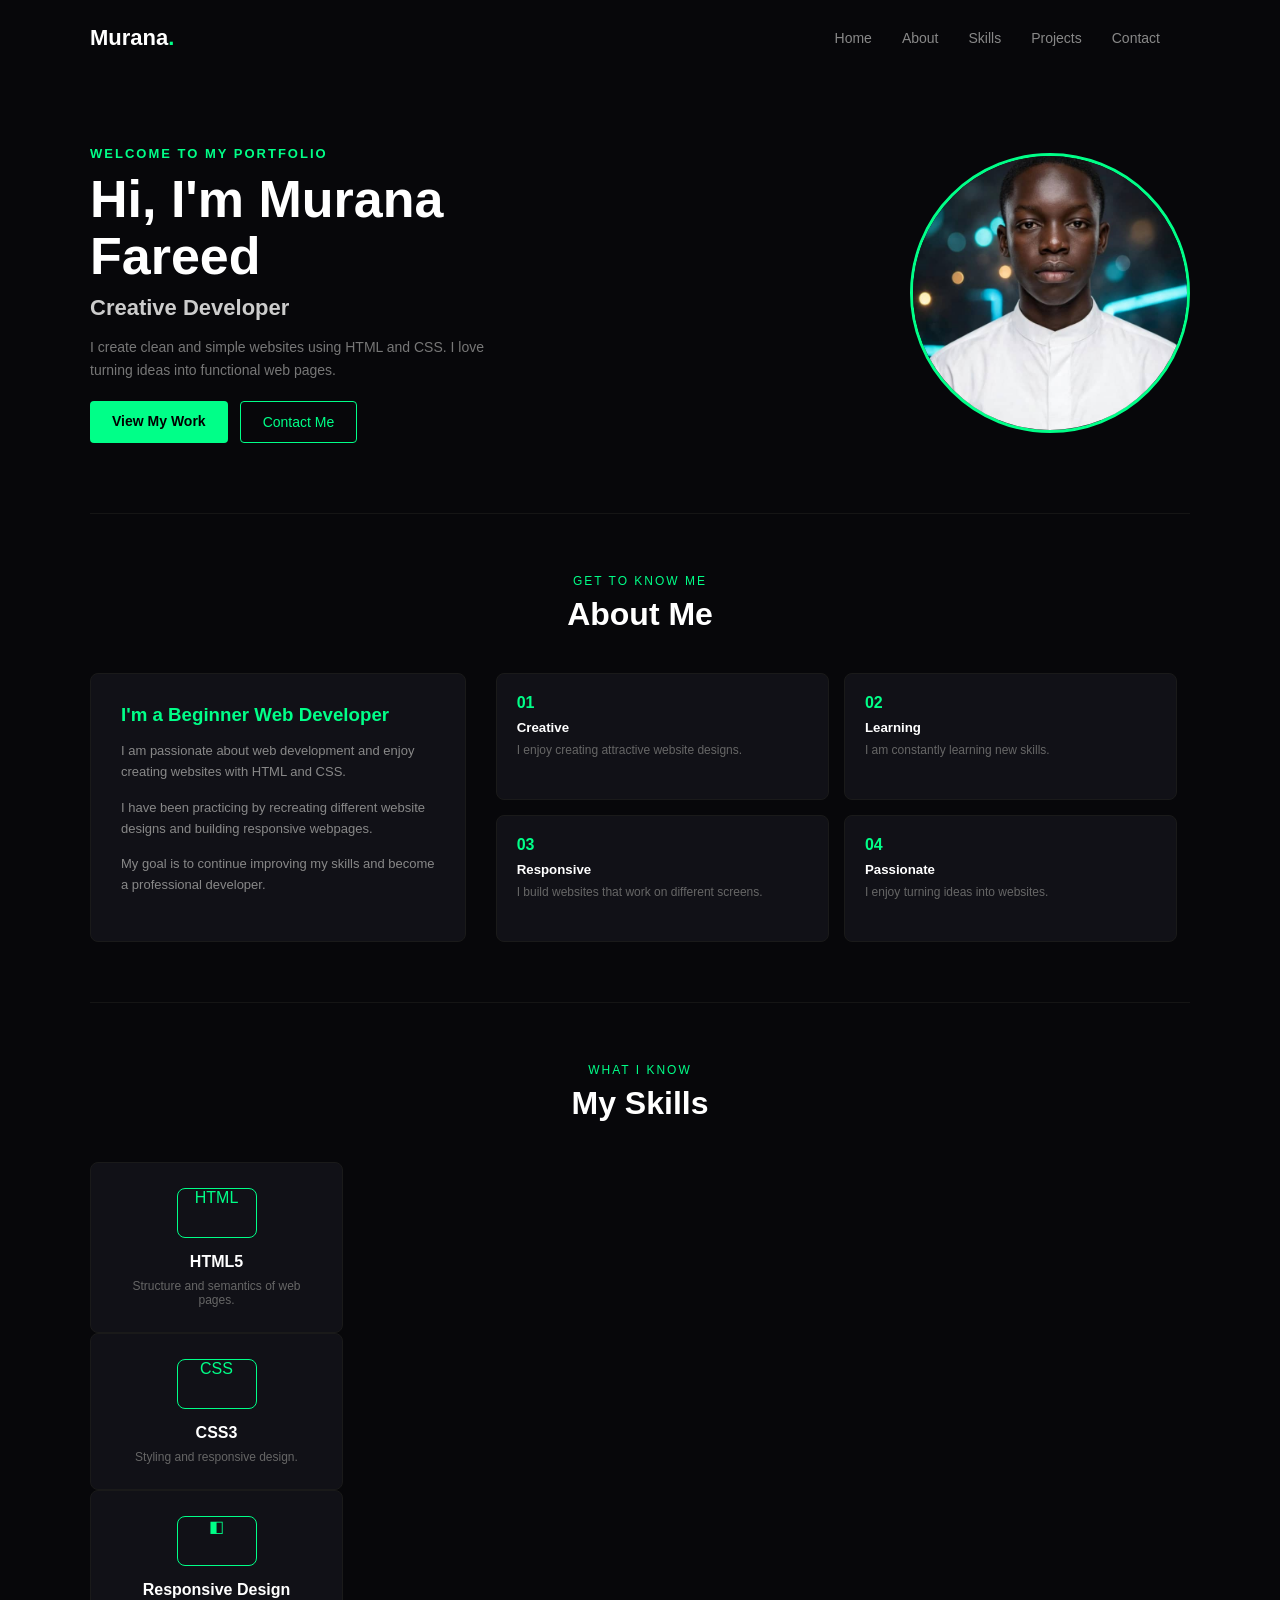
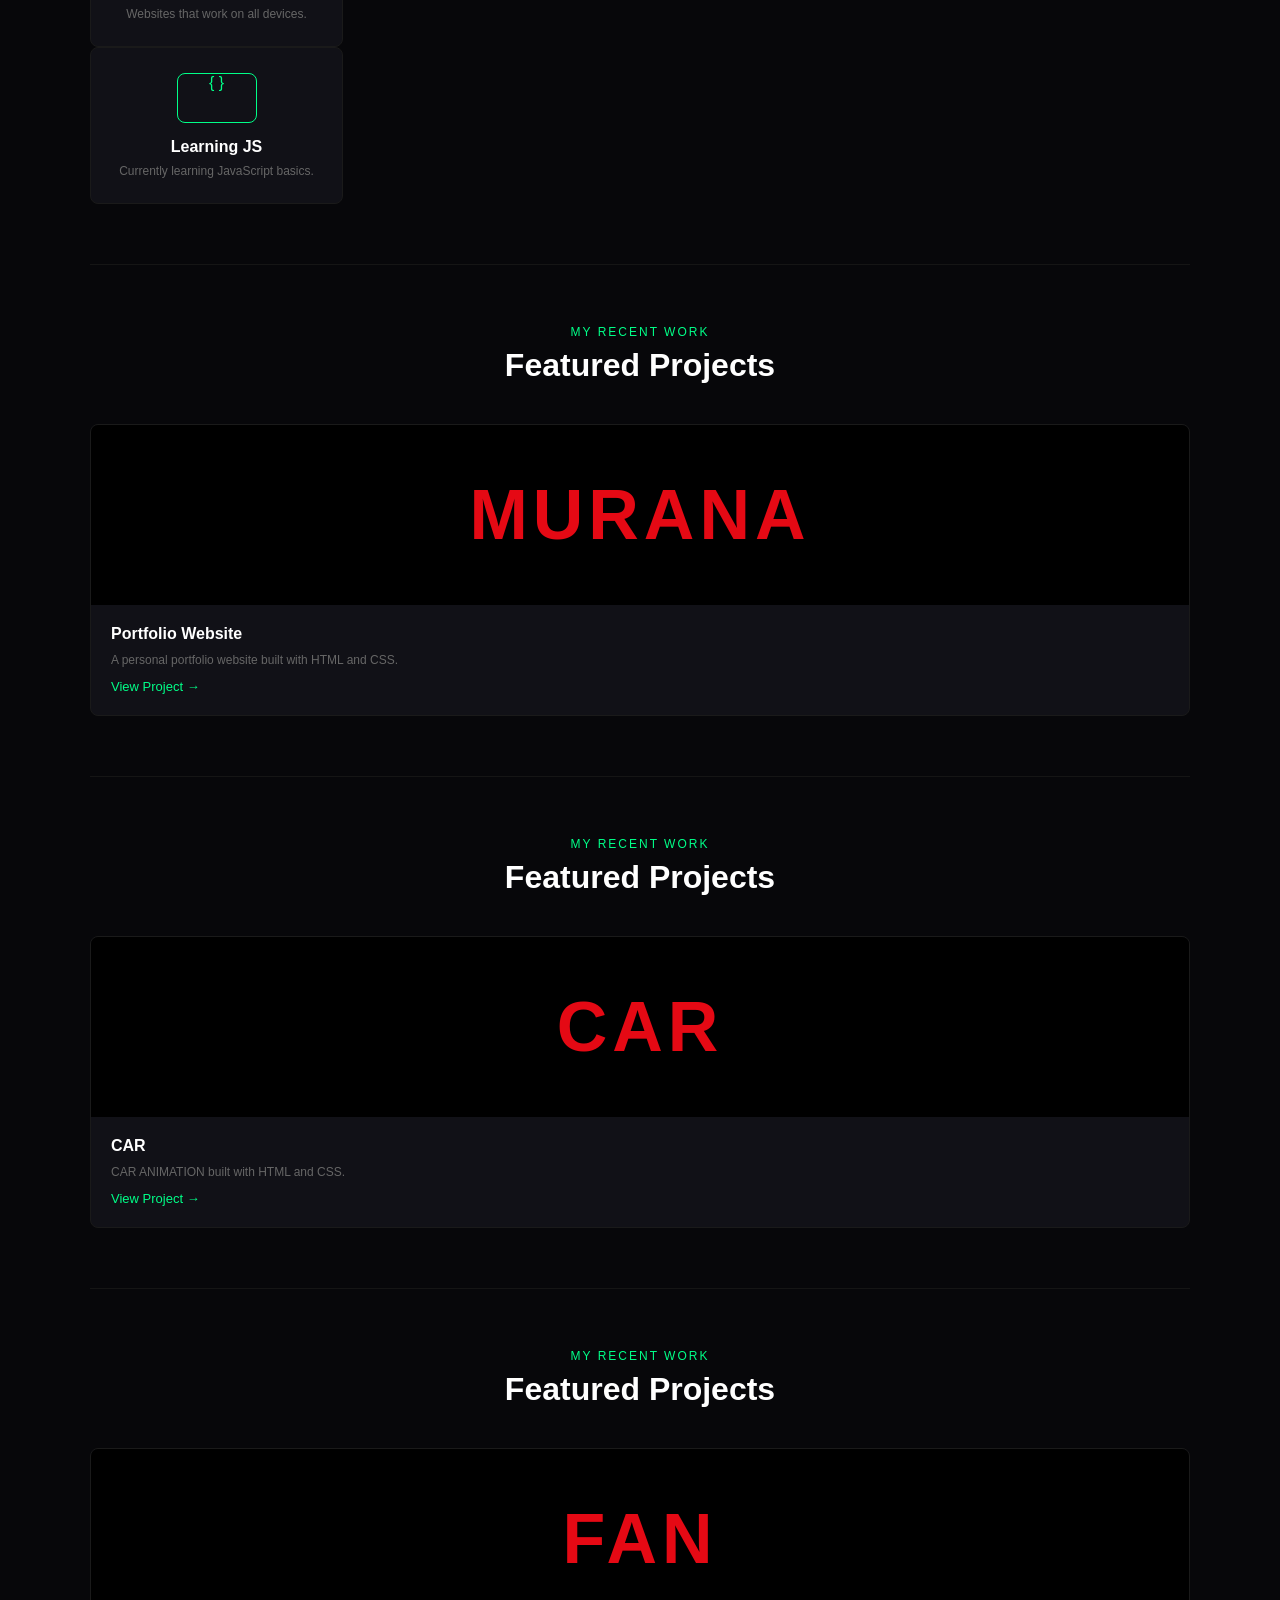
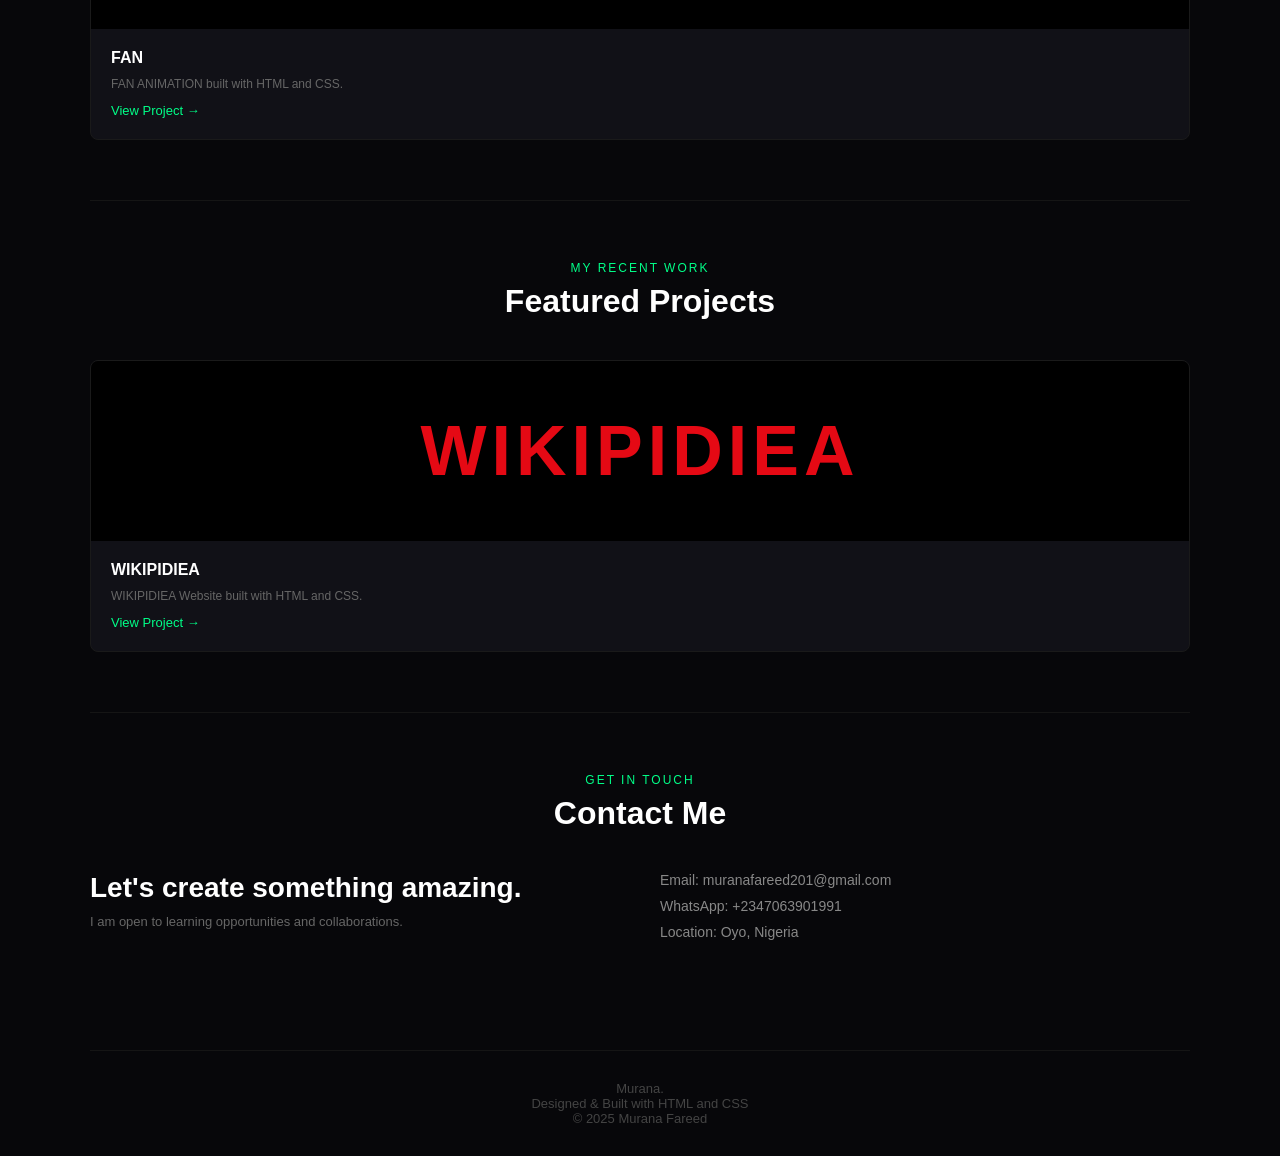
<file: index.html>
<!DOCTYPE html>
<html lang="en">

<head>
  <meta charset="UTF-8">
  <meta name="viewport" content="width=device-width, initial-scale=1.0">
  <link rel="stylesheet" href="./style.css">
  <title>Document</title>
</head>

<body>
  <div class="container">
    <div class="navbar">
      <div class="logo">Murana<span>.</span></div>
      <ul class="nav-links">
        <li><a href="#">Home</a></li>
        <li><a href="#">About</a></li>
        <li><a href="#">Skills</a></li>
        <li><a href="#">Projects</a></li>
        <li><a href="#">Contact</a></li>
        <li><a href="https://github.com/lordship202" target="_blank"><i class="fa-brands fa-github"></i></a></li>

      </ul>
    </div>

    <div class="hero">
      <div class="hero-text">
        <h4>WELCOME TO MY PORTFOLIO</h4>
        <h1>Hi, I'm Murana<br>Fareed</h1>
        <h3>Creative Developer</h3>
        <p>I create clean and simple websites using HTML and CSS. I love turning ideas into functional web pages.</p>
        <div class="btns">
          <a href="#" class="btn1">View My Work</a>
          <a href="#" class="btn2">Contact Me</a>
        </div>
      </div>
      <div class="hero-img">
        <img src="./profile.jpeg" alt="Murana Fareed">
      </div>
    </div>

    <div class="section">
      <p class="small">GET TO KNOW ME</p>
      <h2 class="title">About Me</h2>
      <div class="about-grid">
        <div class="about-box1">
          <h3>I'm a Beginner Web Developer</h3>
          <p>I am passionate about web development and enjoy creating websites with HTML and CSS.</p>
          <p>I have been practicing by recreating different website designs and building responsive webpages.</p>
          <p>My goal is to continue improving my skills and become a professional developer.</p>
        </div>
        <div class="boxes">
          <div class="s-box">
            <h4>01</h4>
            <h5>Creative</h5>
            <p>I enjoy creating attractive website designs.</p>
          </div>
          <div class="s-box">
            <h4>02</h4>
            <h5>Learning</h5>
            <p>I am constantly learning new skills.</p>
          </div>
          <div class="s-box">
            <h4>03</h4>
            <h5>Responsive</h5>
            <p>I build websites that work on different screens.</p>
          </div>
          <div class="s-box">
            <h4>04</h4>
            <h5>Passionate</h5>
            <p>I enjoy turning ideas into websites.</p>
          </div>
        </div>
      </div>
    </div>

    <div class="section">
      <p class="small">WHAT I KNOW</p>
      <h2 class="title">My Skills</h2>
      <div class="skills">
        <div class="skill">
          <div>HTML</div>
          <h4>HTML5</h4>
          <p>Structure and semantics of web pages.</p>
        </div>
        <div class="skill">
          <div>CSS</div>
          <h4>CSS3</h4>
          <p>Styling and responsive design.</p>
        </div>
        <div class="skill">
          <div>◧</div>
          <h4>Responsive Design</h4>
          <p>Websites that work on all devices.</p>
        </div>
        <div class="skill">
          <div>{ }</div>
          <h4>Learning JS</h4>
          <p>Currently learning JavaScript basics.</p>
        </div>
      </div>
    </div>

    <div class="section">
      <p class="small">MY RECENT WORK</p>
      <h2 class="title">Featured Projects</h2>
      <div class="project">
        <div class="project-top">MURANA</div>
        <div class="project-bottom">
          <h4>Portfolio Website</h4>
          <p>A personal portfolio website built with HTML and CSS.</p>
          <a href="#">View Project →</a>
        </div>
      </div>
    </div>
    <div class="section">
      <p class="small">MY RECENT WORK</p>
      <h2 class="title">Featured Projects</h2>
      <div class="project">
        <div class="project-top">CAR</div>
        <div class="project-bottom">
          <h4>CAR</h4>
          <p>CAR ANIMATION built with HTML and CSS.</p>
          <a href="./car.html">View Project →</a>
        </div>
      </div>
    </div>
<div class="section">
      <p class="small">MY RECENT WORK</p>
      <h2 class="title">Featured Projects</h2>
      <div class="project">
        <div class="project-top">FAN</div>
        <div class="project-bottom">
          <h4>FAN</h4>
          <p>FAN ANIMATION built with HTML and CSS.</p>
          <a href="./fan.html">View Project →</a>
        </div>
      </div>
    </div>
    <div class="section">
      <p class="small">MY RECENT WORK</p>
      <h2 class="title">Featured Projects</h2>
      <div class="project">
        <div class="project-top">WIKIPIDIEA</div>
        <div class="project-bottom">
          <h4>WIKIPIDIEA</h4>
          <p>WIKIPIDIEA Website built with HTML and CSS.</p>
          <a href="./wiki.css">View Project →</a>
        </div>
      </div>
    </div>


    <div class="section">
      <p class="small">GET IN TOUCH</p>
      <h2 class="title">Contact Me</h2>
      <div class="contact-grid">
        <div class="contact-left">
          <h2>Let's create something amazing.</h2>
          <p>I am open to learning opportunities and collaborations.</p>
        </div>
        <div class="contact-right">
          <p>Email: muranafareed201@gmail.com</p>
          <p>WhatsApp: +2347063901991</p>
          <p>Location: Oyo, Nigeria</p>
        </div>
      </div>
    </div>

    <footer>
      Murana. <br> Designed & Built with HTML and CSS <br> © 2025 Murana Fareed
    </footer>
  </div>
</body>

</html>
</file>
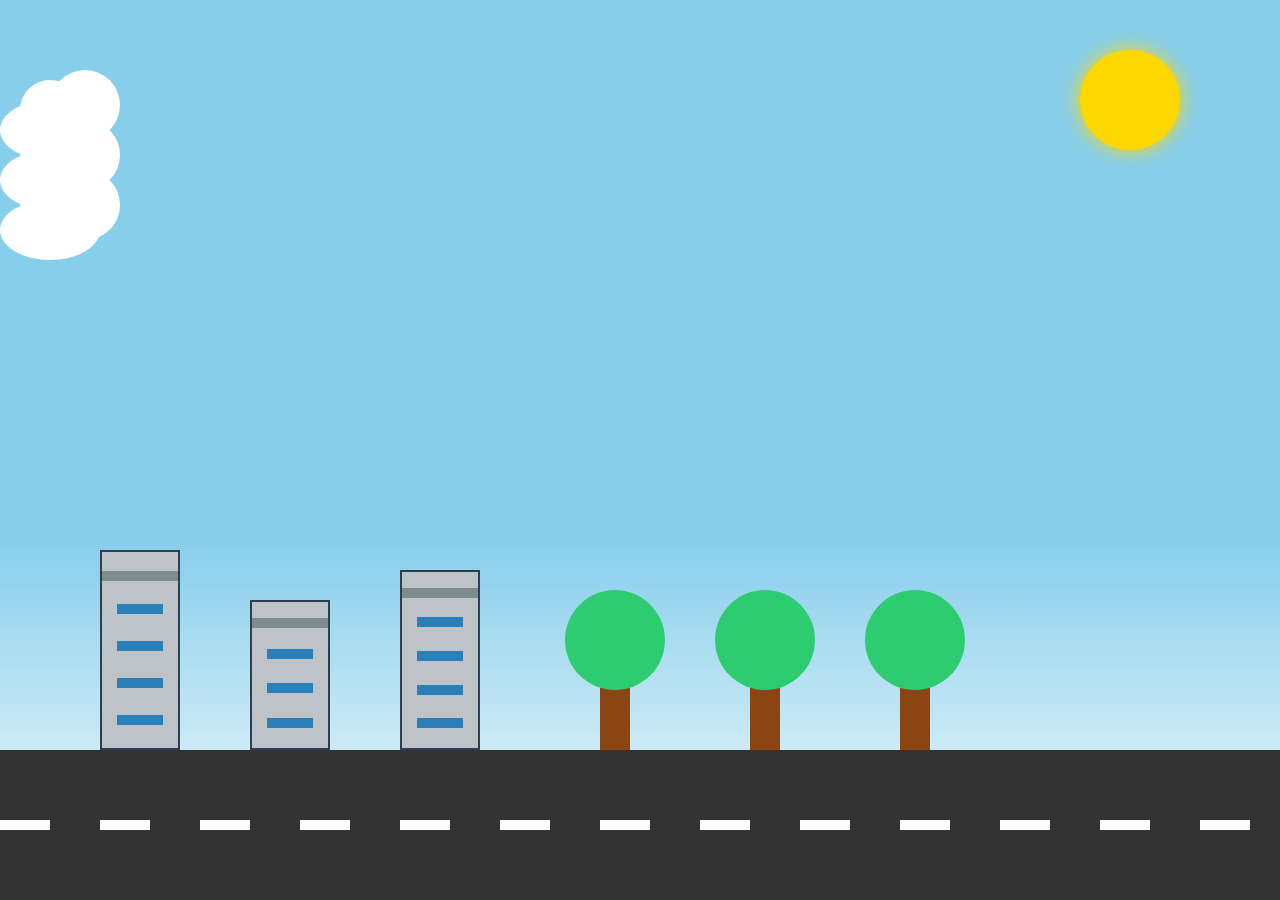
<file: car.html>
<!DOCTYPE html>
<html lang="en">
<head>
    <meta charset="UTF-8">
    <meta name="viewport" content="width=device-width, initial-scale=1.0">
    <link rel="stylesheet" href="./car.css">
    <title>Document</title>
</head>
<body>
     

  <body>
    <div class="sun"></div>
    <div class="cloud" style="top: 100px; animation-delay: 0s"></div>
    <div class="cloud" style="top: 150px; animation-delay: 5s"></div>
    <div class="cloud" style="top: 200px; animation-delay: 10s"></div>

    <!-- <div class="bird" style="animation-delay: 0s"></div>
    <div class="bird" style="top: 70px; animation-delay: 5s"></div>
    <div class="bird" style="top: 90px; animation-delay: 10s"></div> -->

    <div class="building" style="left: 100px; height: 200px">
      <div class="roof"></div>
      <div class="window-strip"></div>
      <div class="window-strip"></div>
      <div class="window-strip"></div>
      <div class="window-strip"></div>
    </div>
    <div class="building" style="left: 250px; height: 150px">
      <div class="roof"></div>
      <div class="window-strip"></div>
      <div class="window-strip"></div>
      <div class="window-strip"></div>
    </div>
    <div class="building" style="left: 400px; height: 180px">
      <div class="roof"></div>
      <div class="window-strip"></div>
      <div class="window-strip"></div>
      <div class="window-strip"></div>
      <div class="window-strip"></div>
    </div>

    <div class="tree" style="left: 600px"></div>
    <div class="tree" style="left: 750px"></div>
    <div class="tree" style="left: 900px"></div>

    <div class="road">
      <div class="road-line"></div>
    </div>

    
   <div class="van">
    <div class="van-body">
      <div class="window"></div>
      <div class="window"></div>
      <div class="exhaust">
        <div class="smoke"></div>
      </div>
    </div>
    <div class="cabin"></div>
    <div class="wheel back-wheel"></div>
    <div class="wheel front-wheel"></div>
  </div>
</file>
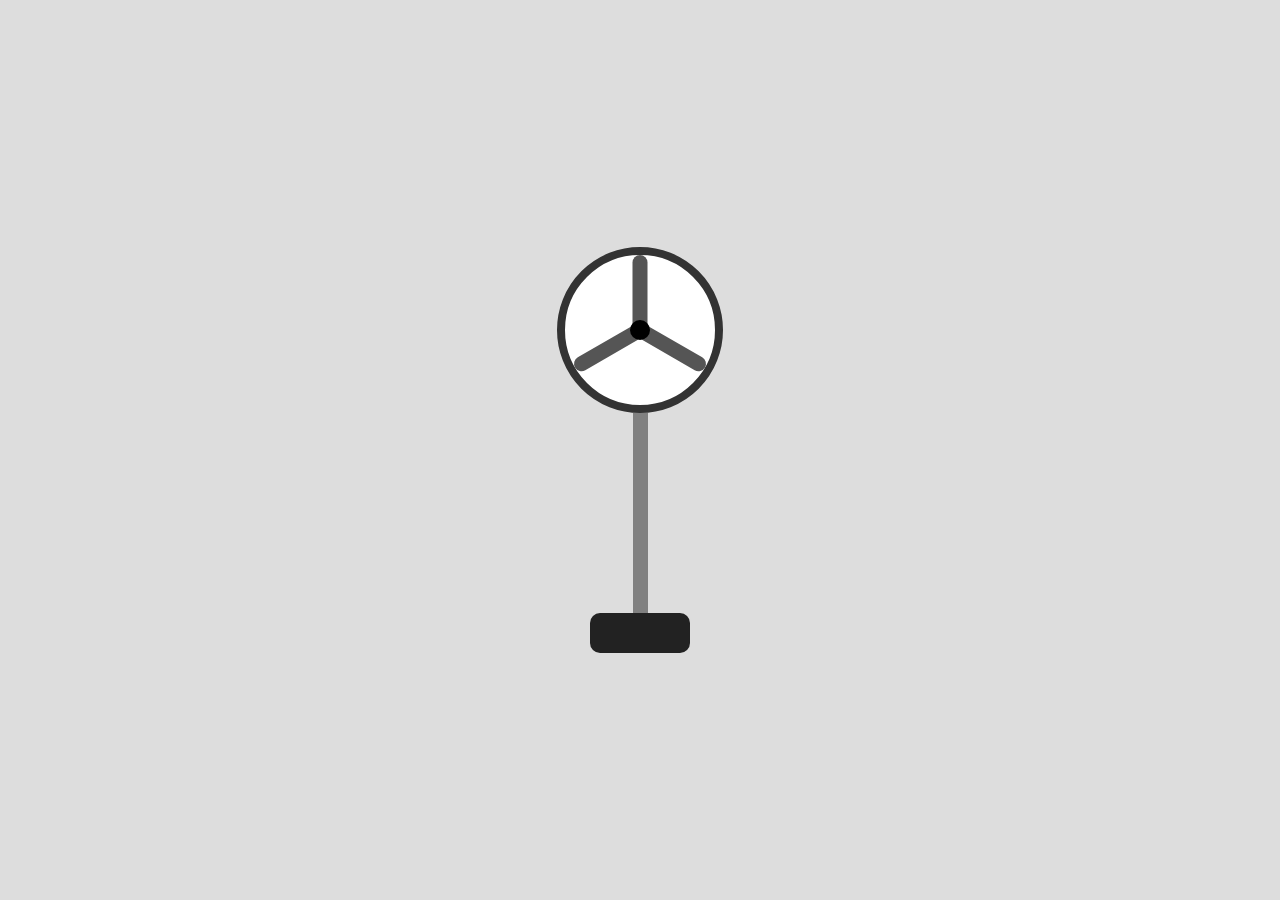
<file: fan.html>
<!DOCTYPE html>
<html lang="en">
<head>
    <meta charset="UTF-8">
    <meta name="viewport" content="width=device-width, initial-scale=1.0">
    <link rel="stylesheet" href="./fan.css">
    <title>Document</title>
</head>
<body>
    <div class="fan">
  <div class="head">
    <div class="blades">
      <div class="blade b1"></div>
      <div class="blade b2"></div>
      <div class="blade b3"></div>
      <div class="dot"></div>
    </div>
  </div>
  <div class="pole"></div>
  <div class="base">
    <label for="switch"></label>
  </div>
</div>
</body>
</html>
</file>
<file: style.css>
* {
  margin: 0;
  padding: 0;
  box-sizing: border-box;
  font-family: Arial, sans-serif
}

body {
  background: #07070A;
  color: #fff
}

a {
  text-decoration: none
}

.container {
  width: 90%;
  max-width: 1100px;
  margin: auto
}

/* NAVBAR */
.navbar {
  display: flex;
  justify-content: space-between;
  align-items: center;
  padding: 25px 0
}

.logo {
  font-weight: 900;
  font-size: 22px
}

.logo span {
  color: #00FF88
}

.nav-links {
  display: flex;
  gap: 30px;
  list-style: none
}

.nav-links a {
  color: #888;
  font-size: 14px
}

.nav-links a:hover {
  color: #00FF88
}

/* HERO */
.hero {
  display: flex;
  justify-content: space-between;
  align-items: center;
  padding: 70px 0;
  flex-wrap: wrap
}

.hero-text h4 {
  color: #00FF88;
  font-size: 13px;
  letter-spacing: 2px;
  margin-bottom: 10px
}

.hero-text h1 {
  font-size: 52px;
  line-height: 1.1;
  margin-bottom: 10px
}

.hero-text h3 {
  font-size: 22px;
  color: #ccc;
  margin-bottom: 15px
}

.hero-text p {
  color: #777;
  width: 400px;
  font-size: 14px;
  line-height: 1.6;
  margin-bottom: 20px
}

.btns {
  display: flex;
  gap: 12px
}

.btn1 {
  background: #00FF88;
  color: #000;
  padding: 12px 22px;
  border-radius: 4px;
  font-weight: 700;
  font-size: 14px
}

.btn2 {
  border: 1px solid #00FF88;
  color: #00FF88;
  padding: 12px 22px;
  border-radius: 4px;
  font-size: 14px
}

.hero-img img {
  width: 280px;
  height: 280px;
  border-radius: 50%;
  border: 3px solid #00FF88;
  object-fit: cover
}

/* ABOUT */
.section {
  padding: 60px 0;
  border-top: 1px solid #151515
}

.small {
  color: #00FF88;
  font-size: 12px;
  letter-spacing: 2px;
  text-align: center;
  margin-bottom: 8px
}

.title {
  font-size: 32px;
  text-align: center;
  margin-bottom: 40px
}

.about-grid {
  display: flex;
  gap: 30px
}

.about-box1 {
  background: #111117;
  padding: 30px;
  border-radius: 8px;
  width: 35%;
  border: 1px solid #1A1A1A
}

.about-box1 h3 {
  color: #00FF88;
  margin-bottom: 15px
}

.about-box1 p {
  color: #888;
  font-size: 13px;
  line-height: 1.6;
  margin-bottom: 15px
}

.boxes {
  width: 65%;
  display: flex;
  flex-wrap: wrap;
  gap: 15px
}

.s-box {
  background: #111117;
  border: 1px solid #1A1A1A;
  padding: 20px;
  border-radius: 8px;
  width: 48%;
}

.s-box h4 {
  color: #00FF88
}

.s-box h5 {
  margin: 8px 0
}

.s-box p {
  color: #666;
  font-size: 12px
}

* SKILLS */ .skills {
  display: flex;
  gap: 15px;
  justify-content: center;
  flex-wrap: wrap
}

.skill {
  background: #111117;
  border: 1px solid #1A1A1A;
  padding: 25px;
  border-radius: 8px;
  width: 23%;
  text-align: center;
}

.skill div {
  width: 80px;
  height: 50px;
  border: 1px solid #00FF88;
  margin: 0 auto 15px;
  align-items: center;
  justify-content: center;
  border-radius: 8px;
  color: #00FF88
}

.skill h4 {
  margin-bottom: 8px
}

.skill p {
  color: #666;
  font-size: 12px
}

/* PROJECTS */
.project {
  background: #111117;
  border: 1px solid #1A1A1A;
  border-radius: 8px;
  padding: 0;
  overflow: hidden
}

.project-top {
  background: #000;
  height: 180px;
  display: flex;
  align-items: center;
  justify-content: center;
  font-size: 70px;
  font-weight: 900;
  letter-spacing: 5px;
  color: #E50914
}

.project-bottom {
  padding: 20px
}

.project-bottom p {
  color: #666;
  font-size: 12px;
  margin: 10px 0
}

.project-bottom a {
  color: #00FF88;
  font-size: 13px
}

/* CONTACT */
.contact-grid {
  display: flex;
  gap: 40px
}

.contact-left {
  width: 50%
}

.contact-left h2 {
  font-size: 28px;
  margin-bottom: 10px
}

.contact-left p {
  color: #666;
  font-size: 13px;
  margin-bottom: 20px
}

.contact-right {
  width: 50%
}

.contact-right p {
  color: #888;
  margin-bottom: 10px;
  font-size: 14px
}

footer {
  text-align: center;
  padding: 30px 0;
  color: #444;
  border-top: 1px solid #151515;
  margin-top: 40px;
  font-size: 13px
}

.fa-github {
  font-size: 22px;
}
@media(max-width:600px){
  .container {
    flex-direction: column;
    padding: 15px;
    text-align: center;
  }
  .profile-img{
    width: 180px;
    height: 180px;
    border-radius: 50%;
  }
  h1 {
    font-size: 26px;
  }
}
</file>
<file: car.css>
* {
      margin: 0;
      padding: 0;
      box-sizing: border-box;
    }

    body {
      background: linear-gradient(to bottom, #87ceeb 60%, #fff);
      overflow: hidden;
      height: 100vh;
      position: relative;
    }

    .sun {
      width: 100px;
      height: 100px;
      background: #FFD700;
      /* background-color: yellow; */
      border-radius: 50%;
      position: absolute;
      top: 50px;
      right: 100px;
      /* box-shadow: 0 0 30px #FFD700; */
      box-shadow: 0px 0px 20px  #FFD700;
    }

    .cloud {
      position: absolute;
      background: #fff;
      border-radius: 50%;
      width: 100px;
      height: 60px;
      top: 100px;
      left: 0;
      animation: moveClouds 40s linear infinite;
    }

    .cloud::before,
    .cloud::after {
      content: '';
      position: absolute;
      background: #fff;
      border-radius: 50%;
    }

    .cloud::before {
      width: 60px;
      height: 60px;
      top: -20px;
      left: 20px;
    }

    .cloud::after {
      width: 70px;
      height: 70px;
      top: -30px;
      left: 50px;
    }

    @keyframes moveClouds {
      0% 
      { left: -150px; }
      100% 
      { left: 110%; }
    }

    .road {
      position: absolute;
      bottom: 0;
      width: 100%;
      height: 150px;
      background: #333;
      z-index: 5;
    } 

    .road-line {
      position: absolute;
      top: 70px;
      width: 100%;
      height: 10px;
          background: repeating-linear-gradient(to right, white 0 50px, transparent 50px 100px);
    
    }

    .van {
      position: absolute;
      bottom: 150px;
      left: -400px;
      display: flex;
      flex-direction: row;
      align-items: flex-end;
      animation: moveVan  8s linear infinite;
      z-index: 10;
    }

    @keyframes moveVan {
      0% { transform: translateX(0); }
      100% { transform: translateX(140vw); }
    }

    .van-body {
      width: 300px;
      height: 150px;
      background: #f1c40f;
      border: 4px solid #000;
      display: flex;
      justify-content: space-around;
      align-items: center;
      position: relative;
    }

    .window {
      width: 50px;
      height: 50px;
      background: #ecf0f1;
      border: 3px solid #000;
    }

    .cabin {
      width: 80px;
      height: 100px;
      background: #f39c12;
      border: 4px solid #000;
      border-top-right-radius: 40px;
      margin-left: -10px;
      z-index: 1;
    }

    .wheel {
      width: 60px;
      height: 60px;
      background: #000;
      border-radius: 50%;
      position: absolute;
      /* border: 5px dashed white; */
      bottom: -30px;
      animation: spin 1s linear infinite;
    }

    .wheel::after {
      content: "";
      width: 30px;
      height: 30px;
      background: #fff;
      border-radius: 50%;
      position: absolute;
      top: 15px;
      left: 15px;
    }

    .back-wheel {
      left: 40px;
    }

    .front-wheel {
      right: 30px;
    }

    @keyframes spin {
      0% { transform: rotate(0deg); }
      100% { transform: rotate(360deg); }
    }

    .tree {
      position: absolute;
      bottom: 150px;
      width: 30px;
      height: 100px;
      background: #8B4513;
    }

    .tree::after {
      content: '';
      position: absolute;
      bottom: 60px;
      left: -35px;
      width: 100px;
      height: 100px;
      background: #2ecc71;
      border-radius: 50%;
    }

    .building {
      position: absolute;
      bottom: 150px;
      width: 80px;
      background: #bdc3c7;
      border: 2px solid #2c3e50;
      display: flex;
      flex-direction: column;
      align-items: center;
      justify-content: space-evenly;
    }

    .window-strip {
      width: 60%;
      height: 10px;
      background: #2980b9;
      margin: 4px 0;
    }

    .roof {
      width: 100%;
      height: 10px;
      background: #7f8c8d;
    }

    .bird {
      position: absolute;
      top: 50px;
      left: -50px;
      width: 30px;
      height: 20px;
      background: transparent;
      border-top: 3px solid #000;
      border-left: 3px solid #000;
      transform: rotate(45deg);
      animation: flyBirds 15s linear infinite;
    }

    @keyframes flyBirds {
      0% { left: -50px; top: 50px; }
      100% { left: 110%; top: 80px; }
    }
     .exhaust {
      position: absolute;
      bottom: -10px;
      left: 10px;
      width: 10px;
      height: 10px;
      background: #333;
      border-radius: 50%;
    }

    .smoke {
      position: absolute;
      bottom: 0;
      left: -5px;
      width: 20px;
      height: 20px;
      background: radial-gradient(circle, orange 20%, red 60%, transparent 100%);
      border-radius: 50%;
      animation: smokeRise 2s linear infinite;
    }

    @keyframes smokeRise {
      0% {
        transform: translateX(10px) scale(0.5);
        opacity: 1;
      }
      100% {
        transform: translateX(-60px) scale(1);
        opacity: 0;
      }
    }
</file>
<file: fan.css>
body{
  display:flex;
  justify-content:center;
  align-items:center;
  height:100vh;
  background:#ddd;
  margin:0;
}

.fan{text-align:center}

.head{
  width:150px;
  height:150px;
  border:8px solid #333;
  border-radius:50%;
  background:white;
  position:relative;
  margin:auto;
}

.blades{
  width:100%;
  height:100%;
  position:absolute;
  animation:spin 1ms linear infinite; 
}

.blade{
  width:15px;
  height:50%;
  background:#555;
  position:absolute;
  left:50%;
  top:0;
  border-radius:10px 10px 3px 3px;
  transform-origin:bottom center;
}
.b1{transform:translateX(-50%) rotate(0deg)}
.b2{transform:translateX(-50%) rotate(120deg)}
.b3{transform:translateX(-50%) rotate(240deg)}

.dot{
  width:20px;
  height:20px;
  background:black;
  border-radius:50%;
  position:absolute;
  top:50%;
  left:50%;
  transform:translate(-50%,-50%)
}

.pole{width:15px;
  height:200px;
  background:gray;
  margin:auto
}
.base{
  width:100px;
  height:40px;
  background:#222;
  margin:auto;
  border-radius:10px
}

@keyframes spin{
  from{transform:rotate(0deg)}
  to{transform:rotate(360deg)}
}
</file>
